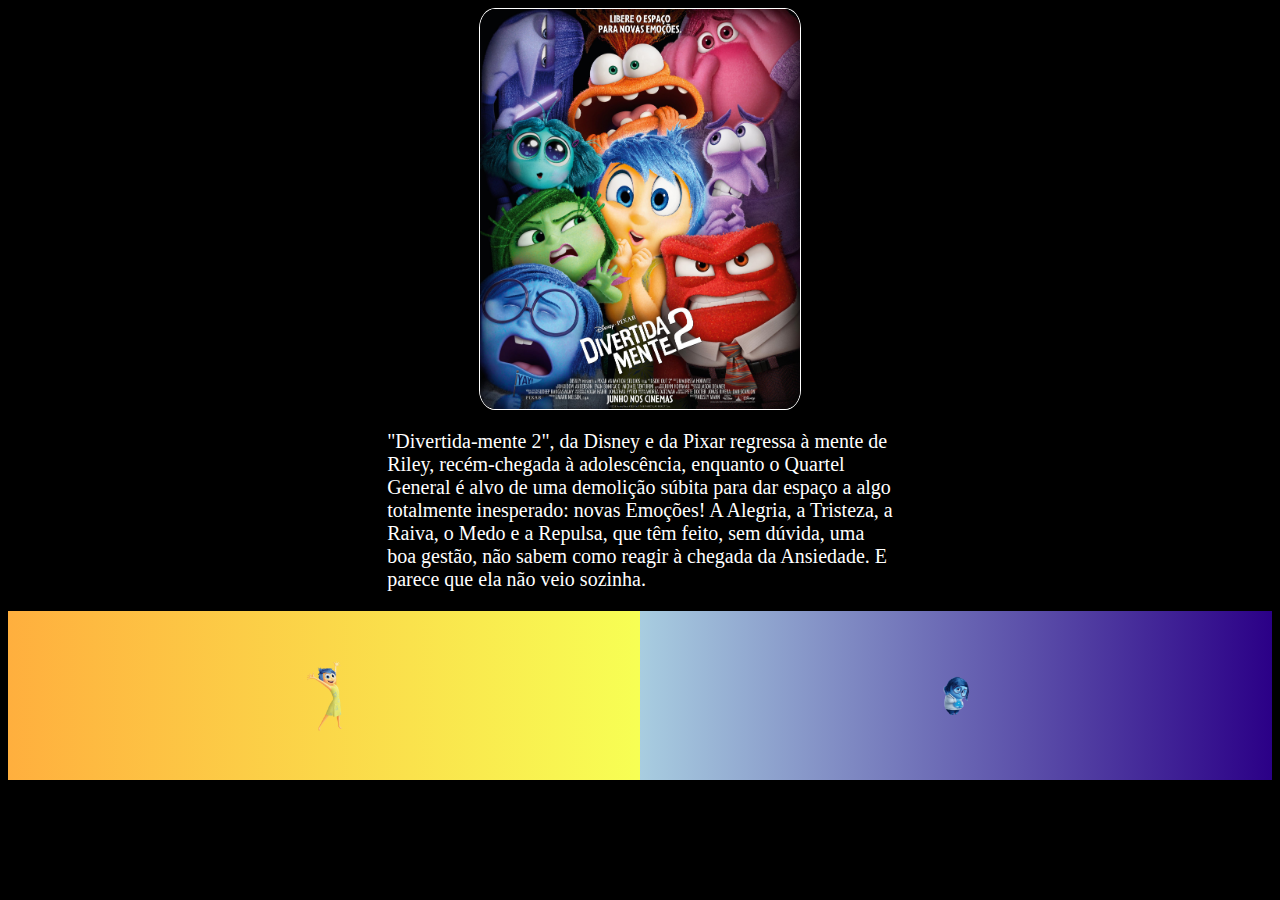
<file: divertidamente/index.html>
<!DOCTYPE html>
<html>
<head>
    <title>Divertidamente</title>
    <link rel="stylesheet" href="estilo.css" />
</head>
<body>
    <img src="./diver/cartaz.jpeg" class="poster">
        <p>"Divertida-mente 2", da Disney e da Pixar regressa à mente de Riley, recém-chegada à adolescência, enquanto o Quartel General é alvo de uma demolição súbita para dar espaço a algo totalmente inesperado: novas Emoções! A Alegria, a Tristeza, a Raiva, o Medo e a Repulsa, que têm feito, sem dúvida, uma boa gestão, não sabem como reagir à chegada da Ansiedade. E parece que ela não veio sozinha.</p>   
    <div class="container1">
        <div class="amarelo">
            <img src="./diver/alegria.png" class="person">
        </div>
        <div class="azul">
            <img src="./diver/tristeza.png" class="person">
        </div>
    </div>
    </body>
</html>
</file>
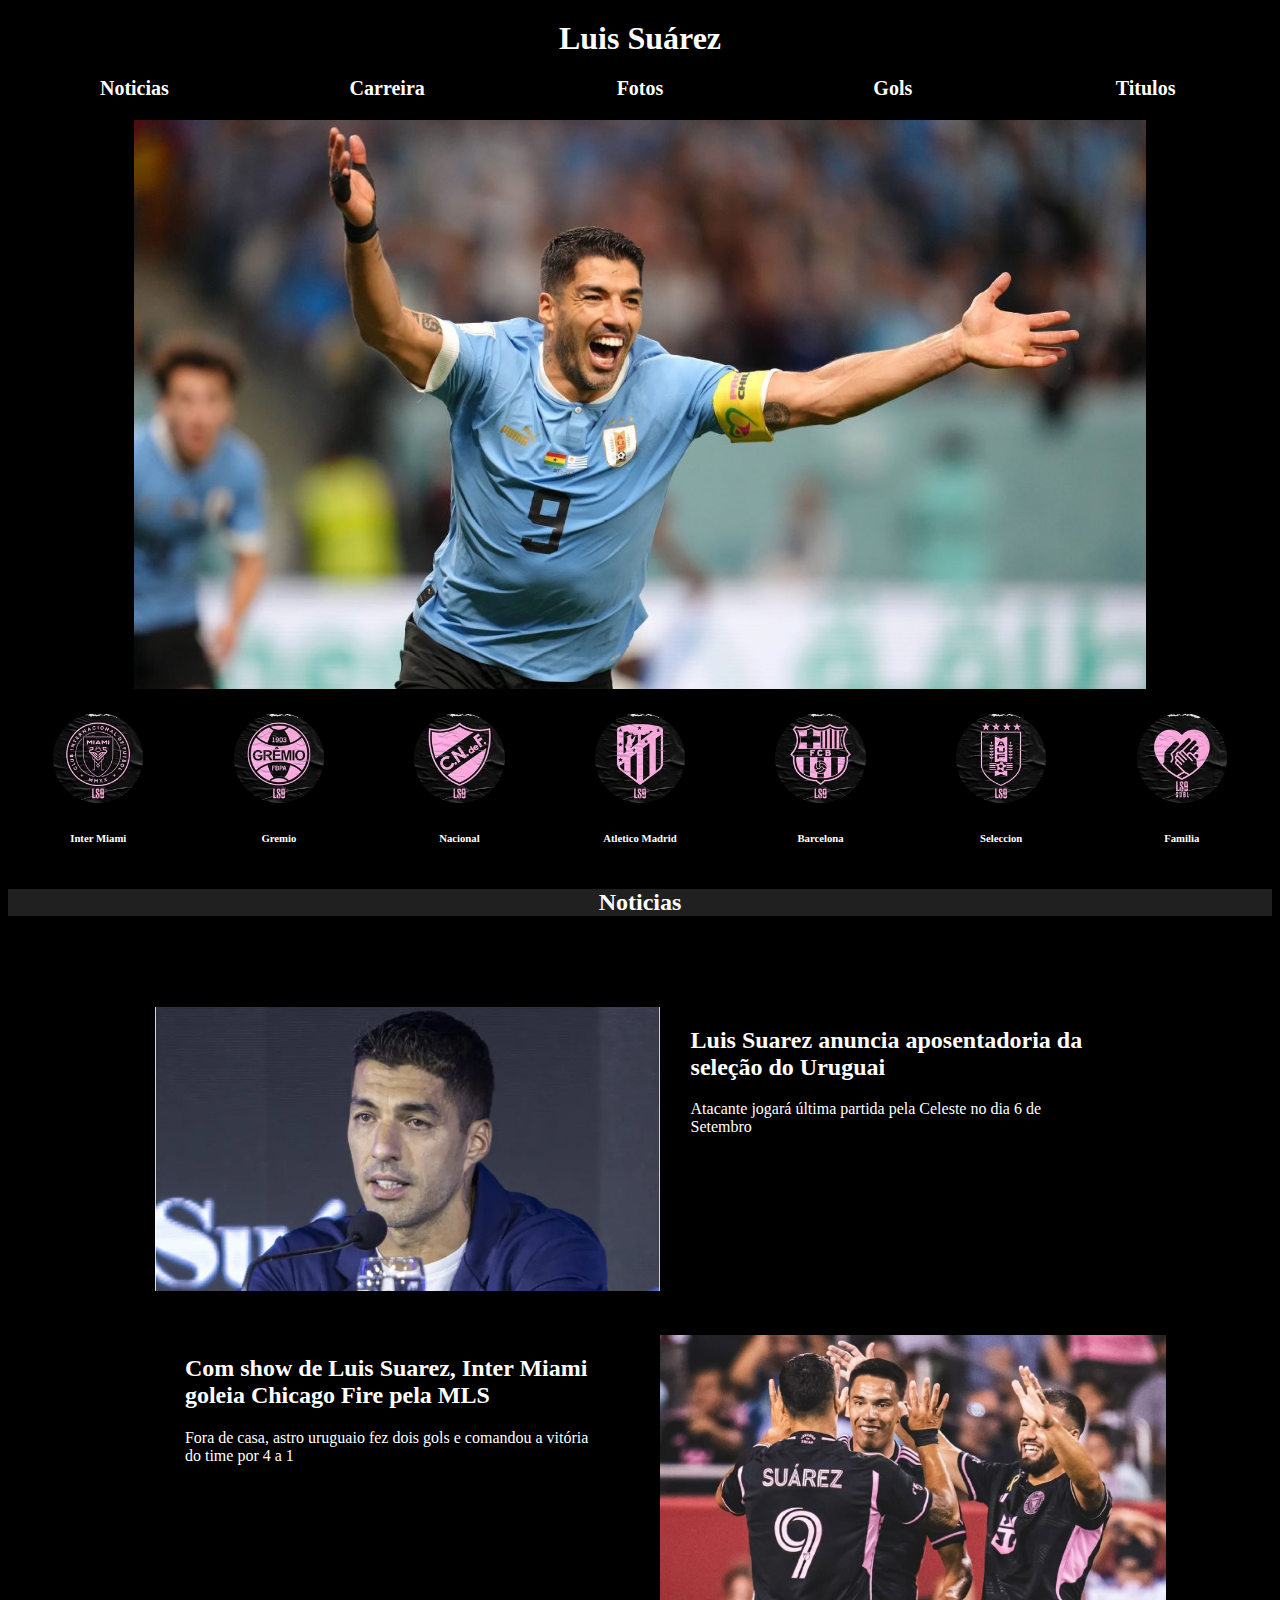
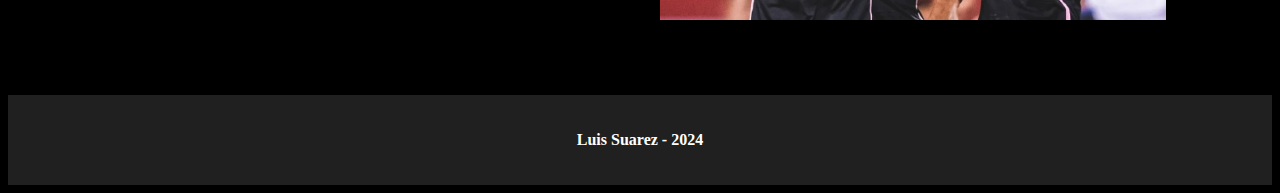
<file: luis suarez/index.html>
<!DOCTYPE html>
<html>

<head>
    <title>Luis Suarez</title>
    <link rel="stylesheet" href="estilo.css" />
</head>

<body>
    <h1>Luis Suárez</h1>
    <div class="menu">
        <div>Noticias</div>
        <div>Carreira</div>
        <div>Fotos</div>
        <div>Gols</div>
        <div>Titulos</div>
    </div>
    <img src="./img/capa.jfif" class="capa">
    <div class="menuimg">
        <div>
            <img src="./img/inter.jpg" class="imagemmenu">
            <h6>Inter Miami</h6>
        </div>
        <div>
            <img src="./img/gremio.jpg" class="imagemmenu">
            <h6>Gremio</h6>
        </div>
        <div>
            <img src="./img/nacional.jpg" class="imagemmenu">
            <h6>Nacional</h6>
        </div>
        <div>
            <img src="./img/atletico.jpg" class="imagemmenu">
            <h6>Atletico Madrid</h6>
        </div>
        <div>
            <img src="./img/barcelona.jpg" class="imagemmenu">
            <h6>Barcelona</h6>
        </div>
        <div>
            <img src="./img/seleccion.jpg" class="imagemmenu">
            <h6>Seleccion</h6>
        </div>
        <div>
            <img src="./img/familia.jpg" class="imagemmenu">
            <h6>Familia</h6>
        </div>
    </div>
    <div class="cabecalho">
        <h2>Noticias</h2>
    </div>
    <div class="classnoticias">
        <div><img src="./img/noticia1.webp" class="imgnoticia"></div>
        <div class="textnoticia">
            <h2>Luis Suarez anuncia aposentadoria da seleção do Uruguai</h2>
            <p>Atacante jogará última partida pela Celeste no dia 6 de Setembro</p>
        </div>
        <div class="textnoticia">
            <h2>Com show de Luis Suarez, Inter Miami goleia Chicago Fire pela MLS</h2>
            <p>Fora de casa, astro uruguaio fez dois gols e comandou a vitória do time por 4 a 1</p>
        </div>
        <div><img src="./img/noticia2.webp" class="imgnoticia"></div>
    </div>
        
    <div class="rodape"><p>Luis Suarez - 2024</p></div>
</body>

</html>
</file>
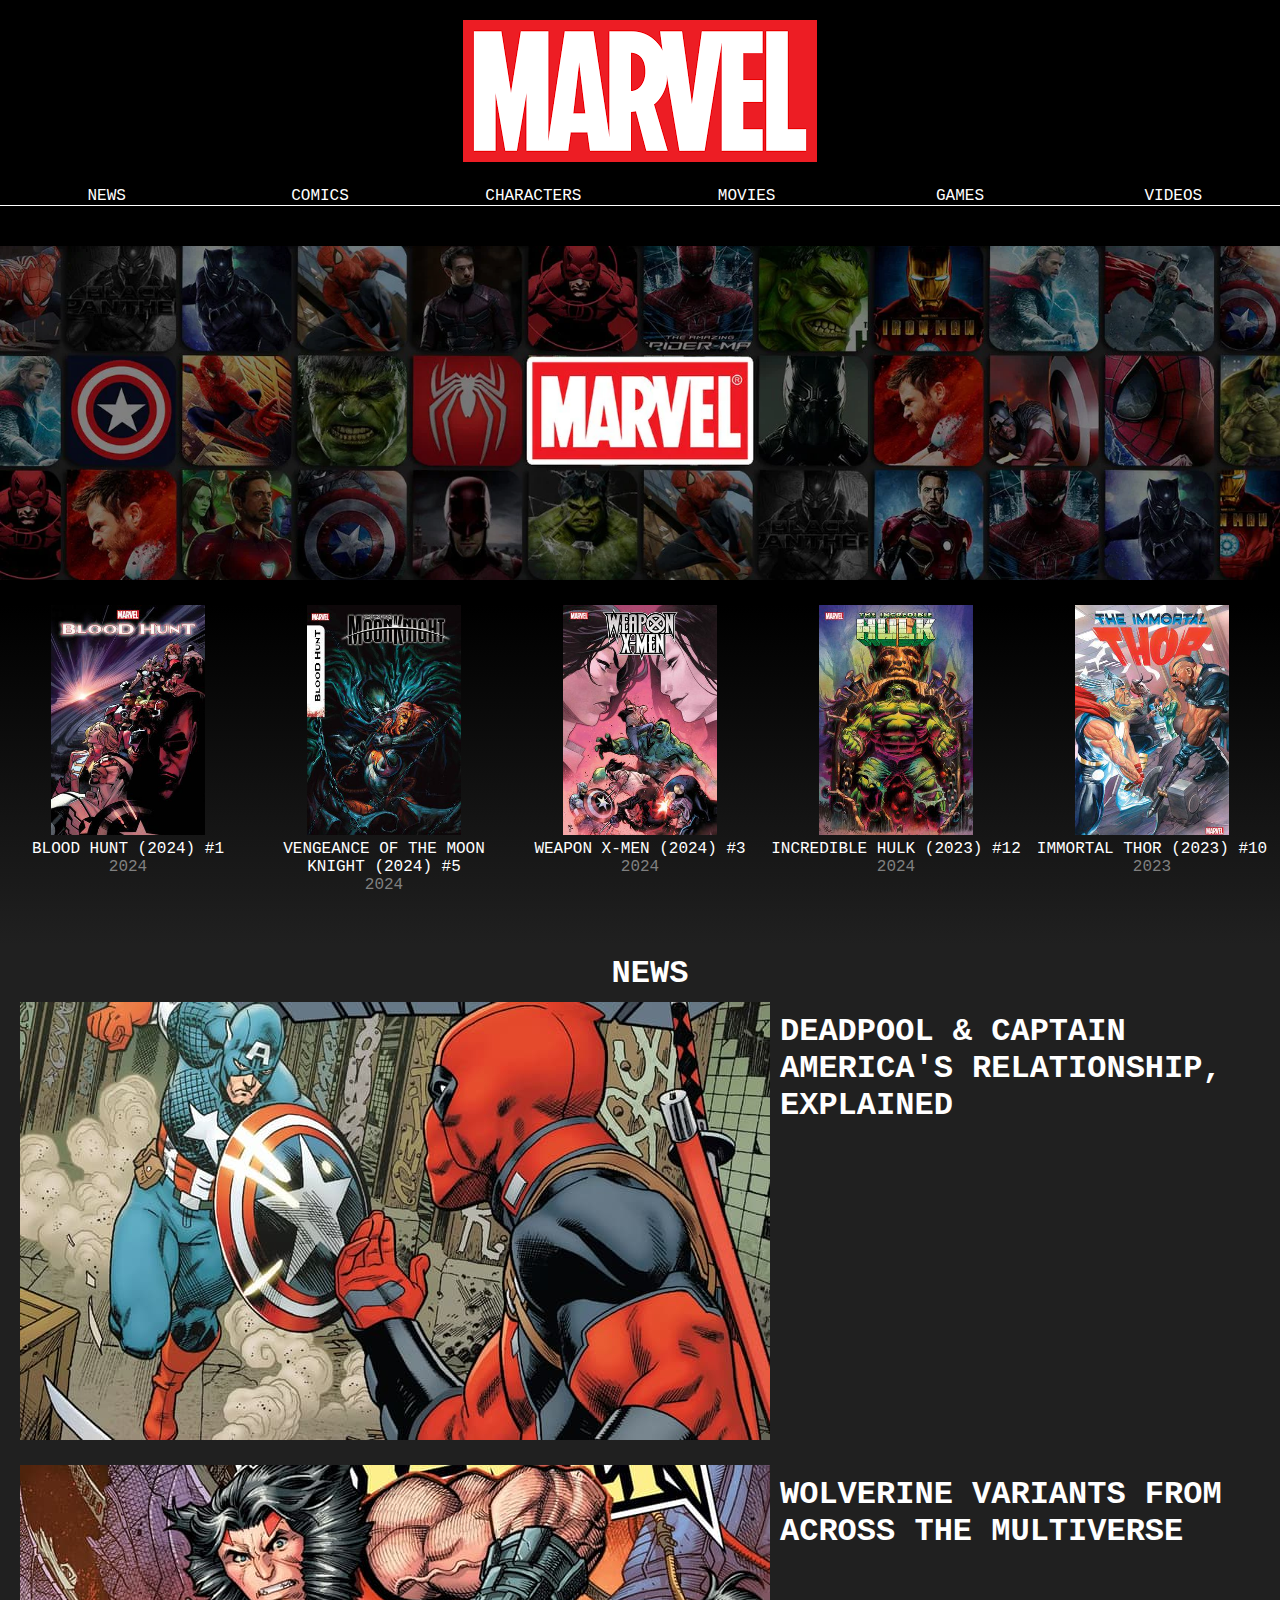
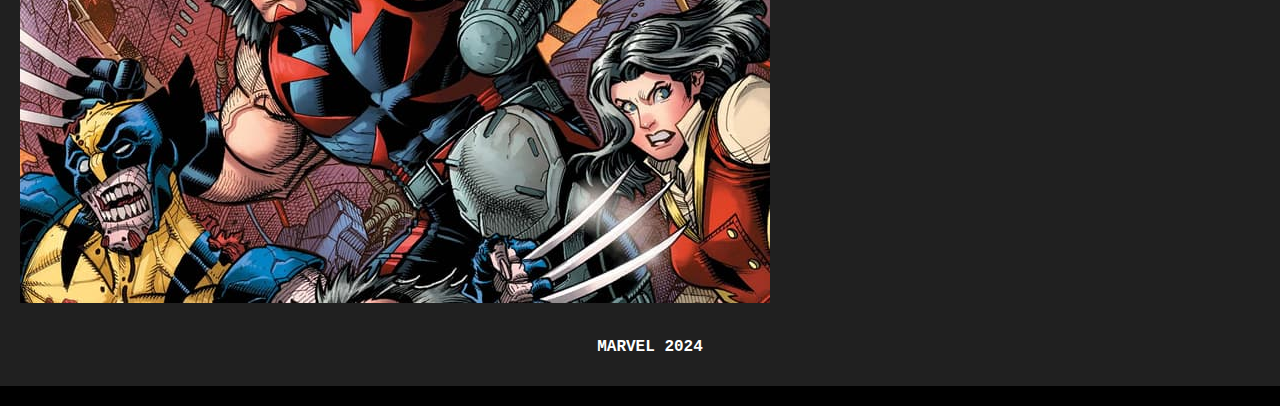
<file: marvel/index.html>
<!DOCTYPE html>
<html>

<head>
    <title>Marvel</title>
    <link rel="stylesheet" href="estilo.css" />
</head>

<body>
    <div class="menu">
        <div class="capa">
            <img src="./MarvelImg/capa.png" alt="Marvel">
        </div>
        <div class="menuOpcoes">News</div>
        <div class="menuOpcoes">Comics</div>
        <div class="menuOpcoes">Characters</div>
        <div class="menuOpcoes">Movies</div>
        <div class="menuOpcoes">Games</div>
        <div class="menuOpcoes">Videos</div>
    </div>
    <img class="banner" src="./MarvelImg/banner.webp" alt="">
    <div class="lancamentos">
        <div>
            <img class="imglancamento" src="./MarvelImg/lancamento1.jpg" class="imagemmenu">
            <p>Blood Hunt (2024) #1</p>
            <p class="data">2024</p>
        </div>
        <div>
            <img class="imglancamento" src="./MarvelImg/lancamento2.jpg" class="imagemmenu">
            <p>Vengeance of the Moon Knight (2024) #5</p>
            <p class="data">2024</p>
        </div>
        <div>
            <img class="imglancamento" src="./MarvelImg/lancamento3.jpg" class="imagemmenu">
            <p>Weapon X-Men (2024) #3</p>
            <p class="data">2024</p>
        </div>
        <div>
            <img class="imglancamento" src="./MarvelImg/lancamento4.jpg" class="imagemmenu">
            <p>Incredible Hulk (2023) #12</p>
            <p class="data">2024</p>
        </div>
        <div>
            <img class="imglancamento" src="./MarvelImg/lancamento5.jpg" class="imagemmenu">
            <p>Immortal Thor (2023) #10</p>
            <p class="data">2023</p>
        </div>
    </div>
    <div class="news">
        <div class="titulonews"><h1>News</h1></div>
            <div class="noticiaimg"><img src="./MarvelImg/news1.jpg"></div>
            <div class="textonoticia"><h1>Deadpool & Captain America's relationship, explained</h1></div>
            <div class="noticiaimg"><img src="./MarvelImg/news2.jpg"></div>
            <div class="textonoticia"><h1>Wolverine variants from across the multiverse</p></div>
            <div class="rodape">Marvel 2024</div>
    </div>
    
</body>

</html>
</file>
<file: divertidamente/estilo.css>
body{
    background-color: black;
}
.poster{
    height: 400px;
    border-radius: 5%;
    border: 1px solid;
    border-color: white;
    display: block;
    margin: 0 auto;
    
}
p{
    width: 40%;
    font-size: 20px;
    font-family: 'Lucida Console';
    margin: 20px auto;
    color: white;
}
.container1{
    display: grid;
    grid-template-columns: repeat(2, 1fr);
    
}
.amarelo{
background: linear-gradient(90deg, rgba(255,175,62,1) 0%, rgba(247,255,84,1) 100%);
}
.azul{
background: linear-gradient(90deg, rgba(168,205,224,1) 0%, rgba(43,0,135,1) 100%);
}
.person{
    width: 300px;
    display: block;
    margin: 0 auto;
}
</file>
<file: luis suarez/estilo.css>
body{
    background-color: black;
    color: white;
    font-family: Georgia, 'Times New Roman', Times, serif;
    text-align: center;
}
h1{
    margin: 20px 0px;
}
.menu{
    display: grid;
    grid-template-columns: repeat(5, 1fr);
    font-size: 20px;
    font-weight: bold;
    margin: 20px 0px;
}
.capa{
    width: 80%;
}
.menuimg{
    margin: 20px 0px;
    display: grid;
    grid-template-columns: repeat(7, 1fr);
}
.imagemmenu{
    width: 50%; 
    border-radius: 50%;
}
.classnoticias{
    display: grid;
    grid-template-columns: repeat(2, 2fr);
    padding: 4% 10%;
}
.imgnoticia{
    width: 100%;
    padding: 4%;
}
.cabecalho{
    background-color: #202020;
}   
.rodape{
    background-color: #202020;
    padding: 20px 20px;
    font-weight: bold;
}
.textnoticia{
    padding: 4% 10%;
    text-align: left;
}
</file>
<file: marvel/estilo.css>
*{
    margin:0;
}
body{
    background-color: black;
    color: white;
    font-family: 'Courier New', Courier, monospace;
    text-transform: uppercase;
}
.menu{
    display: grid;
    grid-template-columns: repeat(6, 1fr);
    margin-top: 20px;
    margin-bottom: 20px;
}
.capa{
    width: 100%;
    grid-column-start: 1;
    grid-column-end: 7;
    text-align: center;
}
.menuOpcoes{
    border-bottom: 1px white solid;
    margin-top: 20px;
    margin-bottom: 20px;
    display: flex;
    justify-content: center;
    align-items: center;
}
.banner{
    width: 100%;
}
.lancamentos{
    display: grid;
    grid-template-columns: repeat(5, 1fr);
    margin-top: 20px;
    background: rgb(0,0,0);
    background: linear-gradient(180deg, rgba(0,0,0,1) 0%, rgba(32,32,32,1) 100%);
    padding-bottom: 4%;
    text-align: center;
}
.imglancamento{
    width: 60%;
}
.data{
    color:grey
}
.news {
    width: 100%;
    display: grid; 
  grid-template-columns: repeat(2, 1fr); 
    background-color: #202020;
    padding: 10px;
    margin-bottom: 20px;
}

.titulonews {
    text-align: center;
    grid-column-start: 1;
    grid-column-end: 3;
}

.noticiaimg {
    padding: 10px;
    width: 80%;
}

.textonoticia {
    padding-top: 4%;
    text-align: left;
}
.rodape{
    padding: 20px;
    font-weight: bold;
    background-color: #202020;
    grid-column-start: 1;
    grid-column-end: 3;
    text-align: center;
}
</file>
